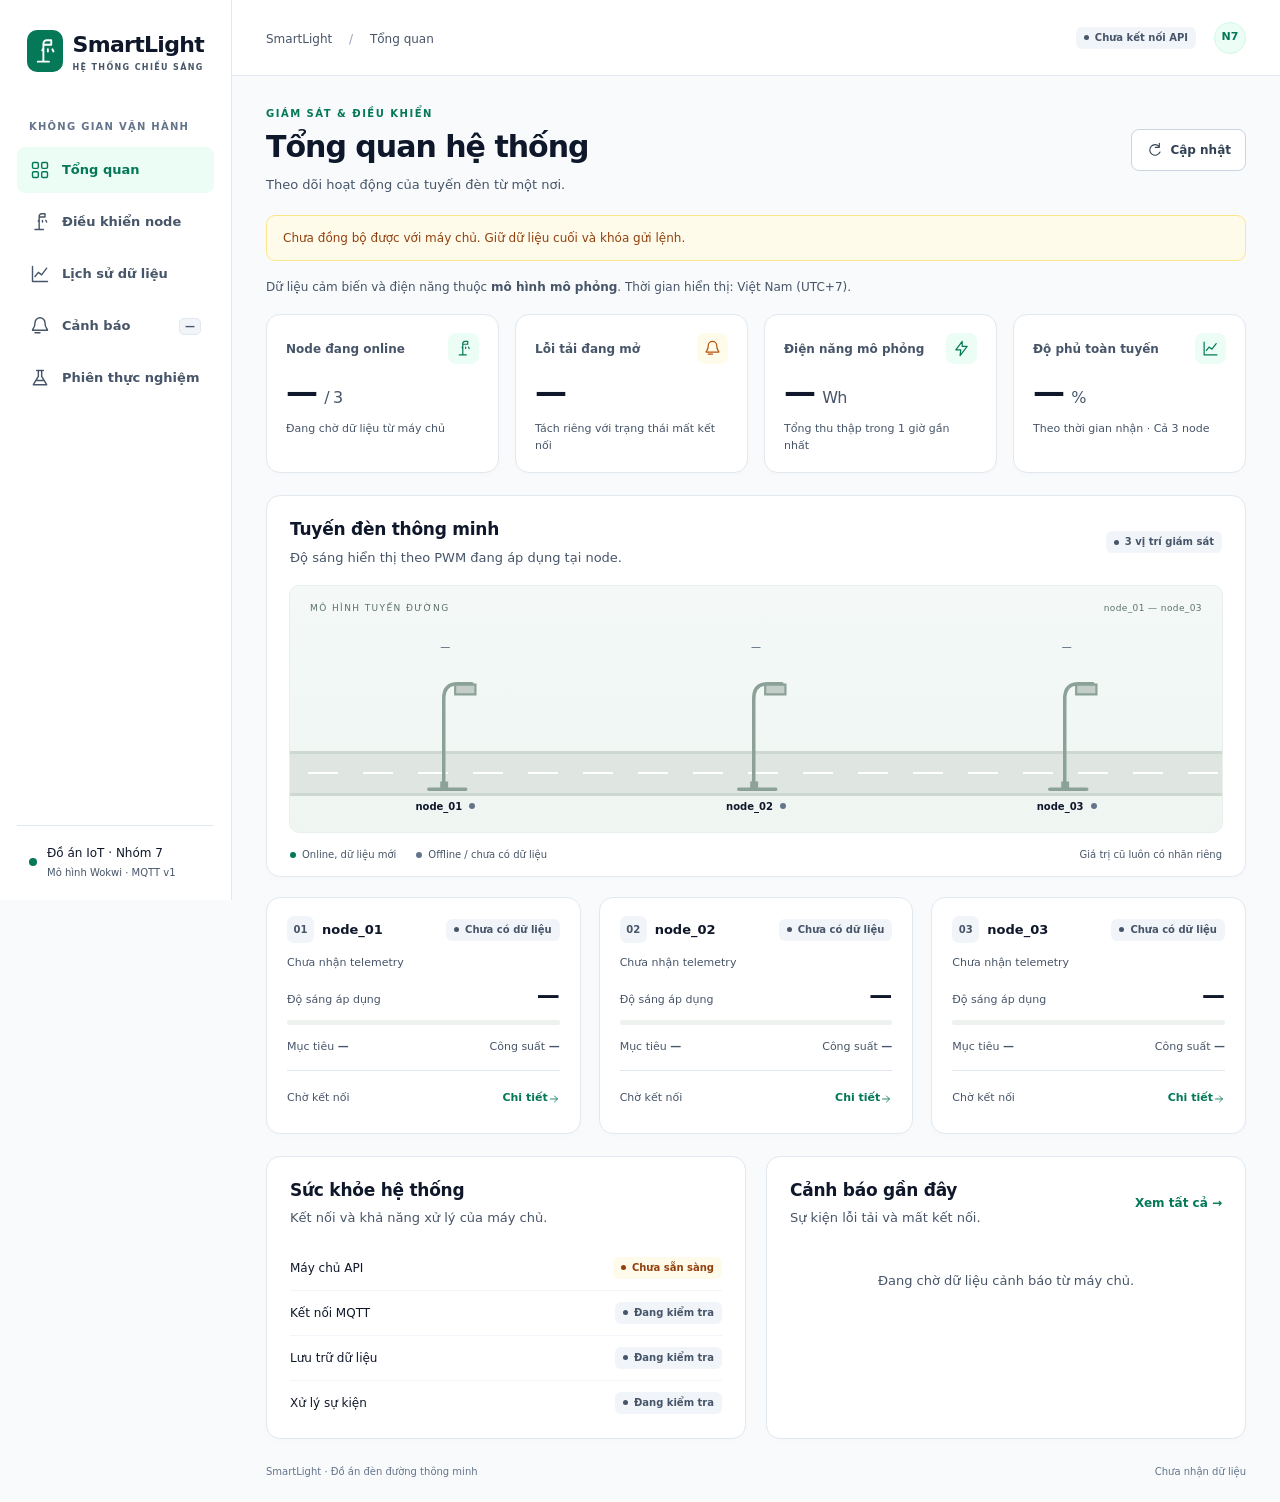
<file: index.html>
<!doctype html>
<html lang="vi">
  <head>
    <meta charset="UTF-8" />
    <meta name="viewport" content="width=device-width, initial-scale=1" />
    <meta
      name="description"
      content="Giám sát và điều khiển mô hình đèn đường thông minh Nhóm 7."
    />
    <title>SmartLight · Điều hành chiếu sáng</title>
    <link rel="icon" href="./favicon.svg" type="image/svg+xml" />
    <link rel="stylesheet" href="./css/styles.css" />
    <script type="module" src="./js/app.js"></script>
  </head>
  <body>
    <a class="skip-link" href="#main">Đến nội dung chính</a>
    <svg
      class="symbol-library"
      xmlns="http://www.w3.org/2000/svg"
      aria-hidden="true"
    >
      <defs>
        <symbol id="i-lamp" viewBox="0 0 24 24">
          <path
            d="M6 21h10M11 21V5a3 3 0 0 1 3-3h4v4h-7m4 4v2m4-2 1 2M11 9l-1 2"
          />
        </symbol>
        <symbol id="i-grid" viewBox="0 0 24 24">
          <rect x="3" y="3" width="7" height="7" rx="1.5" />
          <rect x="14" y="3" width="7" height="7" rx="1.5" />
          <rect x="3" y="14" width="7" height="7" rx="1.5" />
          <rect x="14" y="14" width="7" height="7" rx="1.5" />
        </symbol>
        <symbol id="i-chart" viewBox="0 0 24 24">
          <path d="M3 3v18h18M6 15l4-5 4 3 6-8" />
        </symbol>
        <symbol id="i-bell" viewBox="0 0 24 24">
          <path d="M18 8a6 6 0 0 0-12 0c0 7-3 7-3 9h18c0-2-3-2-3-9m-12 12h6" />
        </symbol>
        <symbol id="i-flask" viewBox="0 0 24 24">
          <path d="M8 3h8M10 3v7L4 20h16l-6-10V3M8 15h8" />
        </symbol>
        <symbol id="i-refresh" viewBox="0 0 24 24">
          <path d="M20 7a8 8 0 1 0 1 8M20 2v6h-6" />
        </symbol>
        <symbol id="i-arrow" viewBox="0 0 24 24">
          <path d="M5 12h14m-6-6 6 6-6 6" />
        </symbol>
        <symbol id="i-zap" viewBox="0 0 24 24">
          <path d="M13 2 4 14h7l-1 8 10-13h-7z" />
        </symbol>
      </defs>
    </svg>
    <div class="app-shell">
      <aside class="sidebar" aria-label="Điều hướng chính">
        <a href="#overview" class="brand"
          ><span class="brand-mark"
            ><svg class="icon"><use href="#i-lamp" /></svg></span
          ><span>SmartLight<small>HỆ THỐNG CHIẾU SÁNG</small></span></a
        >
        <div class="nav-caption">KHÔNG GIAN VẬN HÀNH</div>
        <nav id="navigation">
          <a href="#overview" data-nav="overview"
            ><svg class="icon"><use href="#i-grid" /></svg>Tổng quan</a
          >
          <a href="#nodes/node_01" data-nav="nodes"
            ><svg class="icon"><use href="#i-lamp" /></svg>Điều khiển node</a
          >
          <a href="#history" data-nav="history"
            ><svg class="icon"><use href="#i-chart" /></svg>Lịch sử dữ liệu</a
          >
          <a href="#alerts" data-nav="alerts"
            ><svg class="icon"><use href="#i-bell" /></svg>Cảnh báo
            <span id="alertCount" class="nav-count">—</span></a
          >
          <a href="#experiments" data-nav="experiments"
            ><svg class="icon"><use href="#i-flask" /></svg>Phiên thực nghiệm</a
          >
        </nav>
        <div class="sidebar-footer">
          <span class="project-dot"></span>
          <div>Đồ án IoT · Nhóm 7<small>Mô hình Wokwi · MQTT v1</small></div>
        </div>
      </aside>
      <div class="workspace">
        <header class="topbar">
          <div>
            <span class="breadcrumb"
              >SmartLight <span>/</span>
              <span id="breadcrumb">Tổng quan</span></span
            >
          </div>
          <div class="top-actions">
            <span id="apiBadge" class="badge neutral">Đang kết nối</span
            ><span class="avatar" aria-label="Nhóm 7">N7</span>
          </div>
        </header>
        <main id="main" tabindex="-1">
          <div class="page-heading">
            <div>
              <p class="eyebrow">GIÁM SÁT & ĐIỀU KHIỂN</p>
              <h1 id="pageTitle" tabindex="-1">Tổng quan hệ thống</h1>
              <p id="pageDescription" class="muted">
                Theo dõi hoạt động của tuyến đèn từ một nơi.
              </p>
            </div>
            <button id="refresh" class="button secondary">
              <svg class="icon"><use href="#i-refresh" /></svg>Cập nhật
            </button>
          </div>
          <div id="connectionNotice" class="notice" role="status" hidden></div>
          <div class="source-note">
            Dữ liệu cảm biến và điện năng thuộc
            <strong>mô hình mô phỏng</strong>. Thời gian hiển thị: Việt Nam
            (UTC+7).
          </div>

          <section id="view-overview" class="view" aria-label="Tổng quan">
            <div class="kpi-grid">
              <article class="card kpi">
                <div class="kpi-label">
                  Node đang online
                  <span class="kpi-icon"
                    ><svg class="icon"><use href="#i-lamp" /></svg
                  ></span>
                </div>
                <div class="kpi-value">
                  <span id="onlineCount">—</span><span class="unit">/ 3</span>
                </div>
                <div id="nodeSummary" class="kpi-foot">
                  Đang chờ dữ liệu từ máy chủ
                </div>
              </article>
              <article class="card kpi">
                <div class="kpi-label">
                  Lỗi tải đang mở
                  <span class="kpi-icon amber"
                    ><svg class="icon"><use href="#i-bell" /></svg
                  ></span>
                </div>
                <div id="faultCount" class="kpi-value">—</div>
                <div class="kpi-foot">
                  Tách riêng với trạng thái mất kết nối
                </div>
              </article>
              <article class="card kpi">
                <div class="kpi-label">
                  Điện năng mô phỏng
                  <span class="kpi-icon"
                    ><svg class="icon"><use href="#i-zap" /></svg
                  ></span>
                </div>
                <div class="kpi-value">
                  <span id="energyValue">—</span><span class="unit">Wh</span>
                </div>
                <div class="kpi-foot">Tổng thu thập trong 1 giờ gần nhất</div>
              </article>
              <article class="card kpi">
                <div class="kpi-label">
                  Độ phủ toàn tuyến
                  <span class="kpi-icon"
                    ><svg class="icon"><use href="#i-chart" /></svg
                  ></span>
                </div>
                <div class="kpi-value">
                  <span id="coverageValue">—</span><span class="unit">%</span>
                </div>
                <div class="kpi-foot">Theo thời gian nhận · Cả 3 node</div>
              </article>
            </div>
            <section class="card route-panel">
              <div class="section-heading">
                <div>
                  <h2>Tuyến đèn thông minh</h2>
                  <p class="muted">
                    Độ sáng hiển thị theo PWM đang áp dụng tại node.
                  </p>
                </div>
                <span class="badge neutral">3 vị trí giám sát</span>
              </div>
              <div class="road-stage">
                <div class="road-sky">
                  <span class="sky-label">MÔ HÌNH TUYẾN ĐƯỜNG</span
                  ><span class="sky-coordinate">node_01 — node_03</span>
                </div>
                <div id="roadNodes" class="road-nodes"></div>
                <div class="road-track"><span></span></div>
              </div>
              <div class="route-legend">
                <span><i class="dot green"></i>Online, dữ liệu mới</span
                ><span><i class="dot grey"></i>Offline / chưa có dữ liệu</span
                ><span>Giá trị cũ luôn có nhãn riêng</span>
              </div>
            </section>
            <div id="nodeCards" class="node-grid"></div>
            <div class="bottom-grid">
              <section class="card">
                <div class="section-heading">
                  <div>
                    <h2>Sức khỏe hệ thống</h2>
                    <p class="muted">Kết nối và khả năng xử lý của máy chủ.</p>
                  </div>
                </div>
                <div id="healthRows" class="health-rows">
                  <p class="empty">Đang kiểm tra kết nối…</p>
                </div>
              </section>
              <section class="card">
                <div class="section-heading">
                  <div>
                    <h2>Cảnh báo gần đây</h2>
                    <p class="muted">Sự kiện lỗi tải và mất kết nối.</p>
                  </div>
                  <a class="text-link" href="#alerts">Xem tất cả →</a>
                </div>
                <div id="recentAlerts">
                  <p class="empty">Đang tải cảnh báo…</p>
                </div>
              </section>
            </div>
          </section>

          <section
            id="view-nodes"
            class="view"
            hidden
            aria-label="Điều khiển node"
          >
            <div class="toolbar">
              <label for="selectedNode">Node đang xem</label
              ><select id="selectedNode">
                <option>node_01</option>
                <option>node_02</option>
                <option>node_03</option></select
              ><span id="detailBadge" class="badge neutral"
                >Chưa có dữ liệu</span
              >
            </div>
            <div class="detail-grid">
              <section class="card">
                <div class="section-heading">
                  <div>
                    <h2>Trạng thái tại node</h2>
                    <p class="muted">
                      Giá trị thực nhận từ telemetry, không phải bản nháp điều
                      khiển.
                    </p>
                  </div>
                </div>
                <dl id="detailReadings" class="readings"></dl>
              </section>
              <section class="card control-panel">
                <div class="section-heading">
                  <div>
                    <h2>Thiết lập điều khiển</h2>
                    <p class="muted">Chỉ gửi khi bấm Áp dụng.</p>
                  </div>
                </div>
                <form id="commandForm">
                  <label for="controlMode">Chế độ đề nghị</label
                  ><select id="controlMode">
                    <option value="AUTO">AUTO · Tự động</option>
                    <option value="MANUAL">MANUAL · Thủ công</option>
                  </select>
                  <div class="brightness-row">
                    <label for="brightness">Độ sáng đề nghị</label>
                    <div>
                      <input
                        id="brightnessNumber"
                        aria-label="Độ sáng đề nghị phần trăm"
                        type="number"
                        min="0"
                        max="100"
                        step="1"
                        value="80"
                      /><span>%</span>
                    </div>
                  </div>
                  <input
                    id="brightness"
                    type="range"
                    min="0"
                    max="100"
                    step="1"
                    value="80"
                  />
                  <p class="field-help">
                    MANUAL tự trở về AUTO sau 60 giây theo đồng hồ node. Khi mất
                    MQTT, node trở về AUTO.
                  </p>
                  <p id="controlLock" class="lock-reason">
                    Đang đồng bộ trạng thái.
                  </p>
                  <button
                    id="applyCommand"
                    class="button primary"
                    type="submit"
                  >
                    Áp dụng thiết lập
                    <svg class="icon"><use href="#i-arrow" /></svg>
                  </button>
                  <div
                    id="commandFeedback"
                    class="command-feedback"
                    role="status"
                    aria-live="polite"
                  ></div>
                </form>
              </section>
            </div>
          </section>

          <section id="view-history" class="view" hidden aria-label="Lịch sử">
            <form id="historyFilter" class="card filter-bar">
              <div>
                <label for="historyNode">Node</label
                ><select id="historyNode">
                  <option>node_01</option>
                  <option>node_02</option>
                  <option>node_03</option>
                </select>
              </div>
              <div>
                <label for="historyFrom">Từ · giờ Việt Nam</label
                ><input id="historyFrom" type="datetime-local" required />
              </div>
              <div>
                <label for="historyTo">Đến · giờ Việt Nam</label
                ><input id="historyTo" type="datetime-local" required />
              </div>
              <div>
                <label for="historyExperiment">Phiên đo</label
                ><select id="historyExperiment">
                  <option value="">Khoảng thời gian</option>
                </select>
              </div>
              <button class="button primary" type="submit">Tải dữ liệu</button>
            </form>
            <p id="historyMessage" class="notice" role="status">
              Chọn bộ lọc để tải lịch sử.
            </p>
            <div id="historyStats" class="stat-strip"></div>
            <div class="chart-grid">
              <section class="card">
                <div class="section-heading">
                  <h2>Độ sáng đang áp dụng <small>%</small></h2>
                  <span class="chart-key"
                    ><i style="background: #047857"></i>PWM</span
                  >
                </div>
                <div id="brightnessChart"></div>
              </section>
              <section class="card">
                <div class="section-heading">
                  <h2>Công suất mô phỏng <small>W</small></h2>
                  <span class="chart-key"
                    ><i style="background: #2563eb"></i>Công suất</span
                  >
                </div>
                <div id="powerChart"></div>
              </section>
            </div>
            <section class="card">
              <div class="section-heading">
                <div>
                  <h2>Dữ liệu gốc</h2>
                  <p class="muted">
                    Các đường biểu đồ ngắt tại khoảng thiếu dữ liệu. Không nội
                    suy qua gap.
                  </p>
                </div>
                <div class="pagination">
                  <button
                    id="historyPrevious"
                    disabled
                    class="button secondary"
                    type="button"
                  >
                    ← Trang trước</button
                  ><span id="historyPageLabel">—</span
                  ><button
                    id="historyNext"
                    disabled
                    class="button secondary"
                    type="button"
                  >
                    Trang sau →
                  </button>
                </div>
              </div>
              <div class="sample-picker">
                <label for="sampleIndex">Xem giá trị mẫu bằng bàn phím</label
                ><input
                  id="sampleIndex"
                  type="range"
                  min="0"
                  max="0"
                  value="0"
                /><output id="sampleValue">—</output>
              </div>
              <div class="table-scroll">
                <table>
                  <caption class="sr-only">
                    Dữ liệu telemetry gốc của trang lịch sử đang xem
                  </caption>
                  <thead>
                    <tr>
                      <th>Thời điểm nhận</th>
                      <th>Chế độ / môi trường</th>
                      <th>Target / applied</th>
                      <th>Công suất</th>
                      <th>Khoảng cách</th>
                      <th>Chất lượng</th>
                    </tr>
                  </thead>
                  <tbody id="historyRows"></tbody>
                </table>
              </div>
              <div class="table-footer">
                <span id="rawPageLabel">—</span>
                <div>
                  <button
                    id="rawPrevious"
                    disabled
                    class="button secondary"
                    type="button"
                  >
                    ← 100 dòng trước</button
                  ><button
                    id="rawNext"
                    disabled
                    class="button secondary"
                    type="button"
                  >
                    100 dòng sau →
                  </button>
                </div>
              </div>
            </section>
          </section>

          <section id="view-alerts" class="view" hidden aria-label="Cảnh báo">
            <div class="toolbar">
              <label for="alertNode">Lọc theo node</label
              ><select id="alertNode">
                <option value="">Tất cả node</option>
                <option>node_01</option>
                <option>node_02</option>
                <option>node_03</option></select
              ><span id="alertsMessage" role="status"></span>
            </div>
            <section class="card">
              <div class="table-scroll">
                <table>
                  <caption class="sr-only">
                    Lịch sử cảnh báo
                  </caption>
                  <thead>
                    <tr>
                      <th>Node</th>
                      <th>Cảnh báo</th>
                      <th>Trạng thái</th>
                      <th>Bắt đầu</th>
                      <th>Kết thúc</th>
                    </tr>
                  </thead>
                  <tbody id="alertRows"></tbody>
                </table>
              </div>
              <div class="table-footer">
                <span id="alertPageLabel">—</span>
                <div>
                  <button id="alertsPrevious" disabled class="button secondary">
                    ← Trước</button
                  ><button id="alertsNext" disabled class="button secondary">
                    Sau →
                  </button>
                </div>
              </div>
            </section>
          </section>

          <section
            id="view-experiments"
            class="view"
            hidden
            aria-label="Phiên thực nghiệm"
          >
            <div class="experiments-grid">
              <section class="card">
                <div class="section-heading">
                  <div>
                    <h2>Phiên thực nghiệm</h2>
                    <p class="muted">
                      Dữ liệu được đọc lại từ máy chủ sau mỗi lần tải trang.
                    </p>
                  </div>
                </div>
                <div id="experimentMessage" class="notice" role="status">
                  Đang tải danh sách phiên…
                </div>
                <div id="experimentList" class="experiment-list"></div>
                <div class="table-footer">
                  <span id="experimentPageLabel">—</span>
                  <div>
                    <button
                      id="experimentsPrevious"
                      disabled
                      class="button secondary"
                    >
                      ← Trước</button
                    ><button
                      id="experimentsNext"
                      disabled
                      class="button secondary"
                    >
                      Sau →
                    </button>
                  </div>
                </div>
              </section>
              <section class="card">
                <div class="section-heading"><h2>Bắt đầu phiên mới</h2></div>
                <form id="experimentForm" class="stack-form">
                  <label for="experimentName">Tên phiên</label
                  ><input
                    id="experimentName"
                    maxlength="120"
                    required
                    placeholder="Ví dụ: EX-02 · Đêm không chuyển động"
                  /><label for="experimentConfig">Cấu hình phiên · JSON</label
                  ><textarea id="experimentConfig" rows="4" spellcheck="false">
{"source":"live","voltage_v":12,"rated_power_w":24}</textarea
                  ><label for="experimentNotes">Ghi chú / lịch thao tác</label
                  ><textarea
                    id="experimentNotes"
                    rows="3"
                    maxlength="4000"
                    placeholder="Ghi hash firmware và điều kiện đo thực tế…"
                  ></textarea>
                  <p class="field-help">
                    Chỉ một phiên được mở tại một thời điểm. Giá trị cấu hình do
                    người vận hành xác nhận.
                  </p>
                  <button
                    id="startExperiment"
                    disabled
                    class="button primary"
                    type="submit"
                  >
                    Bắt đầu phiên đo
                  </button>
                </form>
              </section>
            </div>
            <section id="experimentDetail" class="card" hidden>
              <div class="section-heading">
                <div>
                  <h2 id="experimentDetailTitle">Chi tiết phiên</h2>
                  <p id="experimentDetailTime" class="muted"></p>
                </div>
                <div class="action-row">
                  <button id="stopExperiment" class="button secondary">
                    Dừng phiên</button
                  ><button id="exportExperiment" class="button primary">
                    Tải CSV
                  </button>
                </div>
              </div>
              <p id="experimentDetailNotes"></p>
              <div id="experimentStats" class="stat-strip"></div>
              <pre id="experimentDetailConfig"></pre>
              <p
                id="experimentActionMessage"
                class="field-help"
                role="status"
              ></p>
            </section>
          </section>
          <footer class="page-footer">
            <span>SmartLight · Đồ án đèn đường thông minh</span
            ><span id="lastUpdated">Chưa nhận dữ liệu</span>
          </footer>
        </main>
      </div>
    </div>
  </body>
</html>
</file>
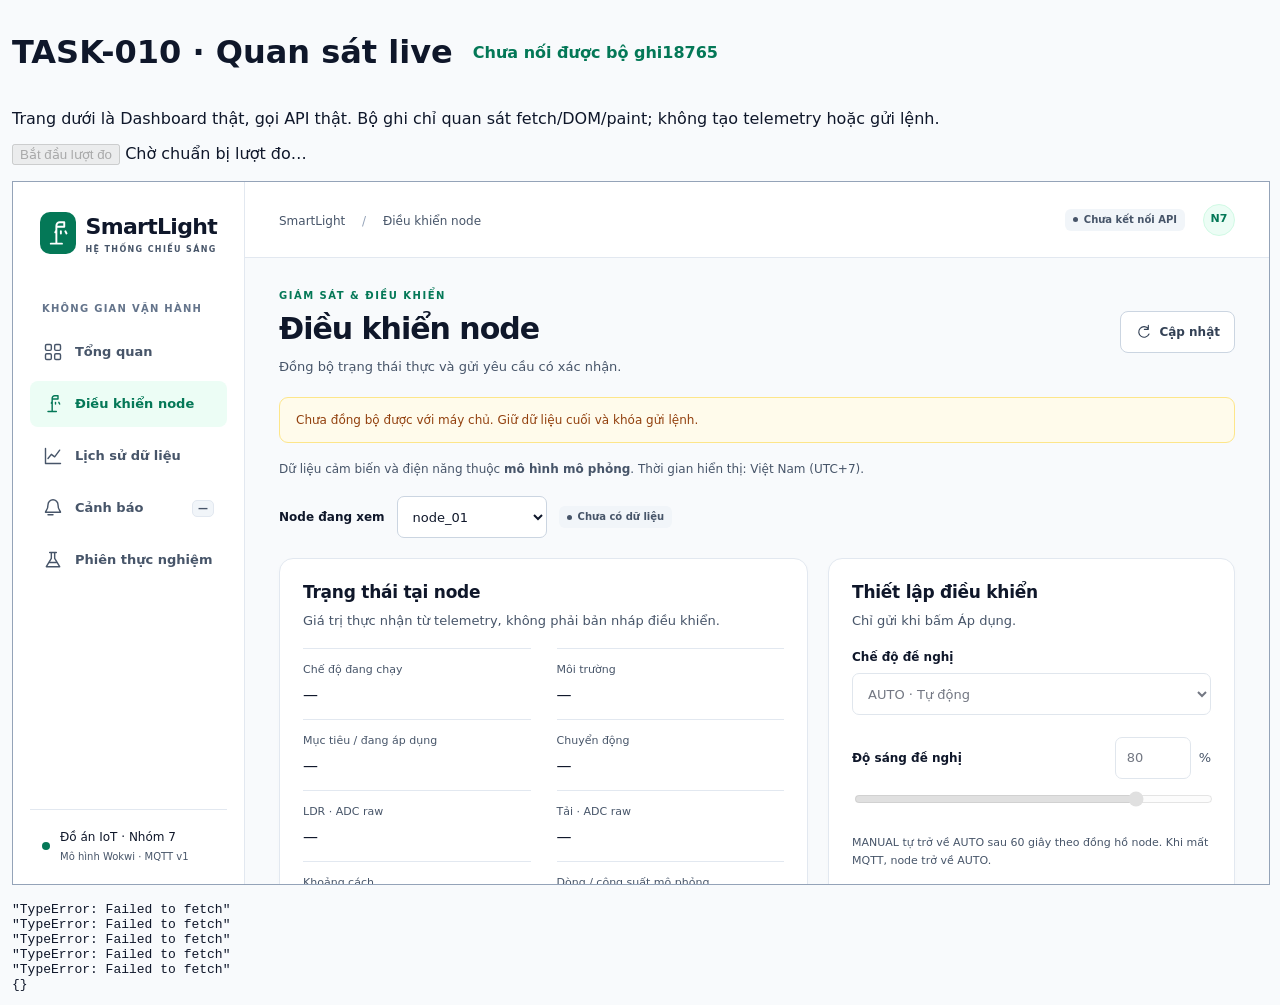
<file: tests/task010-live-latency.html>
<!doctype html>
<html lang="vi">
<meta charset="utf-8">
<title>TASK-010 · Đo dữ liệu live</title>
<style>body{font:16px system-ui;margin:12px;background:#f8fafc;color:#0f172a}header{display:flex;gap:20px;align-items:center}iframe{width:100%;height:78vh;border:1px solid #94a3b8}pre{white-space:pre-wrap;max-height:12vh;overflow:auto;font-size:13px}strong{color:#047857}</style>
<header><h1>TASK-010 · Quan sát live</h1><strong id="status">Đang nối bộ ghi…</strong></header>
<p>Trang dưới là Dashboard thật, gọi API thật. Bộ ghi chỉ quan sát fetch/DOM/paint; không tạo telemetry hoặc gửi lệnh.</p>
<p><button id="markStart" disabled>Bắt đầu lượt đo</button> <span id="trialHint">Chờ chuẩn bị lượt đo…</span></p>
<iframe id="dashboard" src="../index.html#nodes/node_01" title="Dashboard live node_01"></iframe>
<pre id="events"></pre>
<script src="task010-live-latency.js"></script>
</html>
</file>
<file: css/styles.css>
:root {
  --background: #f8fafc;
  --surface: #fff;
  --foreground: #0f172a;
  --muted: #475569;
  --border: #e2e8f0;
  --primary: #047857;
  --primary-soft: #ecfdf5;
  --amber: #b45309;
  --danger: #b91c1c;
  --blue: #2563eb;
  --radius: 14px;
  --shadow: 0 2px 7px #0f172a04;
  --sidebar: 232px;
  font-family:
    system-ui,
    -apple-system,
    "Segoe UI",
    Arial,
    sans-serif;
  color: var(--foreground);
  background: var(--background);
  font-synthesis: none;
  font-size: 16px;
  line-height: 1.5;
}
* {
  box-sizing: border-box;
}
body {
  margin: 0;
}
a {
  color: inherit;
  text-decoration: none;
}
button,
input,
select,
textarea {
  font: inherit;
}
button,
a,
input,
select,
textarea {
  -webkit-tap-highlight-color: transparent;
}
button,
a,
select,
input[type="range"] {
  touch-action: manipulation;
}
button {
  cursor: pointer;
}
button:disabled,
input:disabled,
select:disabled {
  cursor: not-allowed;
  opacity: 0.58;
}
button:focus-visible,
a:focus-visible,
input:focus-visible,
select:focus-visible,
textarea:focus-visible,
main:focus-visible {
  outline: 3px solid #047857;
  outline-offset: 3px;
}
h1,
h2,
h3,
p {
  margin: 0;
}
h1 {
  font-size: 30px;
  line-height: 1.25;
  letter-spacing: -1px;
  font-weight: 700;
}
h2 {
  font-size: 17px;
  letter-spacing: -0.25px;
  font-weight: 650;
}
h2 small {
  font-size: 13px;
  color: var(--muted);
  font-weight: 500;
  margin-left: 5px;
}
h3 {
  font-size: 15px;
}
.muted {
  color: var(--muted);
  font-size: 13px;
  margin-top: 5px;
}
.icon {
  width: 20px;
  height: 20px;
  fill: none;
  stroke: currentColor;
  stroke-width: 1.7;
  stroke-linecap: round;
  stroke-linejoin: round;
  flex-shrink: 0;
}
.symbol-library {
  position: absolute;
  width: 0;
  height: 0;
  overflow: hidden;
}
.skip-link {
  position: fixed;
  left: 12px;
  top: -100px;
  padding: 10px 18px;
  background: #fff;
  z-index: 100;
}
.skip-link:focus {
  top: 10px;
}
.sr-only {
  position: absolute;
  width: 1px;
  height: 1px;
  padding: 0;
  margin: -1px;
  overflow: hidden;
  clip: rect(0, 0, 0, 0);
  white-space: nowrap;
  border: 0;
}
[hidden] {
  display: none !important;
}
.app-shell {
  display: flex;
  min-height: 100vh;
}
.sidebar {
  width: var(--sidebar);
  position: fixed;
  inset: 0 auto 0 0;
  background: var(--surface);
  border-right: 1px solid var(--border);
  padding: 28px 17px 20px;
  display: flex;
  flex-direction: column;
  z-index: 20;
}
.brand {
  display: flex;
  align-items: center;
  gap: 10px;
  padding: 0 10px;
  font-size: 22px;
  font-weight: 750;
  letter-spacing: -0.7px;
}
.brand small {
  display: block;
  font-size: 8px;
  letter-spacing: 1.35px;
  color: var(--muted);
  font-weight: 650;
  margin-top: 1px;
}
.brand-mark {
  width: 38px;
  height: 42px;
  background: var(--primary);
  color: white;
  border-radius: 10px;
  display: grid;
  place-items: center;
}
.brand-mark svg {
  width: 27px;
  height: 27px;
}
.nav-caption {
  font-size: 10px;
  font-weight: 650;
  letter-spacing: 1.25px;
  color: #64748b;
  margin: 45px 12px 13px;
}
nav {
  display: grid;
  gap: 6px;
}
nav a {
  min-height: 46px;
  display: flex;
  align-items: center;
  gap: 12px;
  padding: 10px 13px;
  border-radius: 8px;
  font-size: 13px;
  color: var(--muted);
  font-weight: 550;
  transition:
    background 0.18s,
    color 0.18s;
}
nav a:hover {
  background: #f1f5f9;
  color: var(--foreground);
}
nav a[aria-current="page"] {
  color: var(--primary);
  background: var(--primary-soft);
  font-weight: 650;
}
.nav-count {
  margin-left: auto;
  background: #f1f5f9;
  border: 1px solid var(--border);
  font-size: 10px;
  min-width: 22px;
  border-radius: 5px;
  text-align: center;
}
.sidebar-footer {
  margin-top: auto;
  padding: 18px 12px 0;
  border-top: 1px solid var(--border);
  font-size: 12px;
  display: flex;
  align-items: center;
  gap: 10px;
}
.sidebar-footer small {
  display: block;
  font-size: 10px;
  color: var(--muted);
  margin-top: 3px;
}
.project-dot {
  width: 8px;
  height: 8px;
  background: var(--primary);
  border-radius: 50%;
}
.workspace {
  margin-left: var(--sidebar);
  min-width: 0;
  flex: 1;
}
.topbar {
  height: 76px;
  border-bottom: 1px solid var(--border);
  background: var(--surface);
  display: flex;
  align-items: center;
  justify-content: space-between;
  padding: 0 34px;
}
.breadcrumb {
  font-size: 12px;
  color: var(--muted);
}
.breadcrumb > span:first-child {
  margin: 0 13px;
  color: #94a3b8;
}
.top-actions {
  display: flex;
  align-items: center;
  gap: 18px;
}
.avatar {
  display: grid;
  place-items: center;
  width: 32px;
  height: 32px;
  border-radius: 50%;
  background: #ecfdf5;
  color: var(--primary);
  font-size: 11px;
  font-weight: 700;
  border: 1px solid #d1fae5;
}
main {
  max-width: 1510px;
  margin: auto;
  padding: 30px 34px 16px;
}
.page-heading {
  display: flex;
  justify-content: space-between;
  align-items: center;
  gap: 16px;
  margin-bottom: 21px;
}
.eyebrow {
  font-size: 10px;
  font-weight: 650;
  letter-spacing: 1.5px;
  color: var(--primary);
  margin-bottom: 7px;
}
.page-heading .muted {
  font-size: 13px;
  margin-top: 9px;
}
.source-note {
  font-size: 11px;
  color: var(--muted);
  margin-bottom: 18px;
}
.source-note strong {
  font-weight: 600;
}
.card {
  background: var(--surface);
  border: 1px solid var(--border);
  border-radius: var(--radius);
  box-shadow: var(--shadow);
  min-width: 0;
}
.section-heading {
  padding: 21px 23px 18px;
  display: flex;
  gap: 12px;
  justify-content: space-between;
  align-items: center;
}
.section-heading h2 {
  flex: 1;
}
.kpi-grid {
  display: grid;
  grid-template-columns: repeat(4, minmax(0, 1fr));
  gap: 16px;
  margin-bottom: 22px;
}
.kpi {
  padding: 18px 19px;
}
.kpi-label {
  font-size: 12px;
  color: var(--muted);
  display: flex;
  align-items: center;
  justify-content: space-between;
  gap: 7px;
  font-weight: 550;
}
.kpi-icon {
  width: 31px;
  height: 31px;
  border-radius: 8px;
  background: #ecfdf5;
  color: var(--primary);
  display: grid;
  place-items: center;
}
.kpi-icon .icon {
  width: 17px;
  height: 17px;
}
.kpi-icon.amber {
  background: #fffbeb;
  color: var(--amber);
}
.kpi-value {
  display: flex;
  align-items: baseline;
  gap: 7px;
  font-size: 32px;
  line-height: 1.5;
  font-weight: 650;
  letter-spacing: -0.8px;
  margin-top: 4px;
  font-variant-numeric: tabular-nums;
}
.unit {
  font-size: 16px;
  color: var(--muted);
  font-weight: 450;
}
.kpi-foot {
  font-size: 10px;
  color: var(--muted);
  margin-top: 5px;
}
.badge {
  display: inline-flex;
  align-items: center;
  gap: 6px;
  white-space: normal;
  border-radius: 6px;
  padding: 4px 8px;
  font-size: 10px;
  font-weight: 600;
  line-height: 1.4;
}
.badge::before {
  content: "";
  width: 5px;
  height: 5px;
  flex-shrink: 0;
  border-radius: 50%;
  background: currentColor;
}
.badge.good {
  background: #ecfdf5;
  color: #047857;
}
.badge.warn {
  background: #fffbeb;
  color: #92400e;
}
.badge.bad {
  background: #fef2f2;
  color: #b91c1c;
}
.badge.neutral {
  background: #f1f5f9;
  color: #475569;
}
.button {
  min-height: 42px;
  border: 1px solid transparent;
  border-radius: 8px;
  padding: 10px 14px;
  display: inline-flex;
  align-items: center;
  justify-content: center;
  gap: 8px;
  font-size: 12px;
  font-weight: 600;
  transition:
    background 0.18s,
    color 0.18s;
}
.button.primary {
  background: var(--primary);
  color: #fff;
}
.button.primary:hover:not(:disabled) {
  background: #065f46;
}
.button.secondary {
  background: #fff;
  border-color: #cbd5e1;
  color: #334155;
}
.button.secondary:hover:not(:disabled) {
  background: #f1f5f9;
}
.button .icon {
  width: 16px;
  height: 16px;
}
.text-link {
  color: var(--primary);
  font-size: 12px;
  font-weight: 600;
  min-height: 36px;
  display: inline-flex;
  align-items: center;
}
.notice {
  padding: 13px 16px;
  border: 1px solid #fde68a;
  color: #92400e;
  background: #fffbeb;
  border-radius: 9px;
  font-size: 12px;
  margin-bottom: 17px;
}
.notice.error {
  border-color: #fecaca;
  background: #fff1f2;
  color: #991b1b;
}
.notice.good {
  border-color: #a7f3d0;
  background: #ecfdf5;
  color: #065f46;
}
.empty {
  padding: 25px 23px;
  color: var(--muted);
  font-size: 13px;
  text-align: center;
}
.route-panel {
  margin-bottom: 20px;
  overflow: hidden;
}
.road-stage {
  height: 248px;
  margin: 0 22px;
  background: linear-gradient(#f4f9f7, #eff6f2);
  border: 1px solid #e8f0eb;
  border-radius: 10px;
  position: relative;
  overflow: hidden;
}
.road-sky {
  display: flex;
  justify-content: space-between;
  padding: 16px 20px;
  font-size: 9px;
  letter-spacing: 1.4px;
  color: #5c7169;
}
.sky-coordinate {
  letter-spacing: 0.4px;
}
.road-nodes {
  position: relative;
  z-index: 2;
  display: grid;
  grid-template-columns: repeat(3, 1fr);
  height: 192px;
}
.road-node {
  display: flex;
  flex-direction: column;
  align-items: center;
  justify-content: flex-end;
  position: relative;
}
.lamp-svg {
  width: 95px;
  height: 132px;
  overflow: visible;
}
.road-node .lamp-caption {
  display: flex;
  gap: 7px;
  align-items: center;
  margin-bottom: 10px;
  font-size: 10px;
  font-weight: 600;
}
.road-node .lamp-tag {
  position: absolute;
  top: 7px;
  font-size: 10px;
  color: var(--muted);
}
.road-track {
  position: absolute;
  bottom: 36px;
  height: 45px;
  left: -4%;
  right: -4%;
  background: #dfe6e2;
  transform: skew(-15deg);
  border-top: 3px solid #ccd8d0;
  border-bottom: 3px solid #ccd8d0;
}
.road-track span {
  position: absolute;
  top: 18px;
  width: 100%;
  height: 2px;
  background: repeating-linear-gradient(
    to right,
    #fff 0,
    #fff 30px,
    transparent 30px,
    transparent 55px
  );
}
.route-legend {
  display: flex;
  gap: 20px;
  padding: 14px 23px;
  color: var(--muted);
  font-size: 10px;
  flex-wrap: wrap;
}
.route-legend span {
  display: flex;
  align-items: center;
  gap: 6px;
}
.route-legend span:last-child {
  margin-left: auto;
}
.dot {
  display: inline-block;
  width: 6px;
  height: 6px;
  border-radius: 50%;
  flex-shrink: 0;
}
.green {
  background: var(--primary);
}
.grey {
  background: #64748b;
}
.node-grid {
  display: grid;
  grid-template-columns: repeat(3, minmax(0, 1fr));
  gap: 18px;
  margin-bottom: 22px;
}
.node-card {
  padding: 18px 20px;
}
.node-heading {
  display: flex;
  align-items: center;
  justify-content: space-between;
  gap: 7px;
}
.node-name {
  display: flex;
  align-items: center;
  gap: 8px;
  font-size: 13px;
  font-weight: 650;
}
.node-number {
  width: 27px;
  height: 27px;
  display: grid;
  place-items: center;
  border-radius: 7px;
  background: #f1f5f9;
  color: var(--muted);
  font-size: 10px;
}
.node-meta {
  font-size: 10px;
  color: var(--muted);
  margin-top: 12px;
}
.node-light {
  display: flex;
  justify-content: space-between;
  align-items: baseline;
  margin-top: 6px;
  font-size: 11px;
  color: var(--muted);
}
.node-light strong {
  color: var(--foreground);
  font-size: 23px;
  font-weight: 650;
}
.progress {
  height: 5px;
  background: #edf2ef;
  border-radius: 4px;
  margin: 8px 0 14px;
  overflow: hidden;
}
.progress span {
  display: block;
  height: 100%;
  background: var(--primary);
  border-radius: 4px;
}
.node-stats {
  display: flex;
  justify-content: space-between;
  font-size: 11px;
  color: var(--muted);
  gap: 6px;
  padding-bottom: 14px;
  border-bottom: 1px solid var(--border);
}
.node-foot {
  margin-top: 12px;
  display: flex;
  align-items: center;
  justify-content: space-between;
  gap: 8px;
  color: var(--muted);
  font-size: 10px;
}
.node-foot a {
  color: var(--primary);
  font-weight: 600;
  display: flex;
  align-items: center;
  min-height: 32px;
}
.node-foot .icon {
  width: 12px;
  height: 12px;
}
.bottom-grid {
  display: grid;
  grid-template-columns: 1fr 1fr;
  gap: 20px;
}
.health-rows {
  padding: 0 23px 13px;
}
.health-row {
  display: flex;
  justify-content: space-between;
  align-items: center;
  padding: 11px 0;
  border-bottom: 1px solid #f1f5f9;
  font-size: 12px;
}
.health-row:last-child {
  border: 0;
}
.event-row {
  padding: 13px 23px;
  display: flex;
  align-items: center;
  gap: 12px;
  border-top: 1px solid #f1f5f9;
  font-size: 12px;
}
.event-symbol {
  background: #fffbeb;
  color: var(--amber);
  padding: 8px;
  border-radius: 8px;
  display: flex;
}
.event-row small {
  display: block;
  color: var(--muted);
  font-size: 10px;
  margin-top: 4px;
}
.event-row > .badge {
  margin-left: auto;
}
.page-footer {
  padding: 25px 0 7px;
  color: #64748b;
  display: flex;
  justify-content: space-between;
  gap: 12px;
  font-size: 10px;
}
.toolbar {
  display: flex;
  align-items: center;
  gap: 12px;
  margin: 0 0 20px;
  flex-wrap: wrap;
}
.toolbar label {
  margin: 0;
}
.toolbar select {
  width: auto;
  min-width: 150px;
}
.detail-grid {
  display: grid;
  grid-template-columns: 1.3fr 1fr;
  gap: 20px;
}
.readings {
  margin: 0;
  padding: 0 23px 20px;
  display: grid;
  grid-template-columns: 1fr 1fr;
  gap: 0 26px;
}
.reading {
  padding: 13px 0;
  border-top: 1px solid var(--border);
  min-width: 0;
}
.reading dt {
  font-size: 11px;
  color: var(--muted);
}
.reading dd {
  margin: 5px 0 0;
  font-size: 15px;
  overflow-wrap: anywhere;
}
label {
  display: block;
  font-size: 12px;
  font-weight: 600;
  margin-bottom: 7px;
}
input:not([type="range"]),
select,
textarea {
  background: #fff;
  border: 1px solid #cbd5e1;
  border-radius: 7px;
  padding: 10px 11px;
  min-height: 42px;
  width: 100%;
  color: var(--foreground);
  font-size: 13px;
}
input[type="range"] {
  width: 100%;
  accent-color: var(--primary);
  min-height: 36px;
}
textarea {
  resize: vertical;
}
.control-panel form {
  padding: 0 23px 23px;
}
.brightness-row {
  display: flex;
  align-items: center;
  justify-content: space-between;
  margin-top: 22px;
}
.brightness-row > div {
  display: flex;
  align-items: center;
  gap: 8px;
  color: var(--muted);
  font-size: 13px;
}
.brightness-row input {
  width: 76px;
  min-height: 38px;
}
.brightness-row label {
  margin: 0;
}
.field-help {
  font-size: 11px;
  color: var(--muted);
  margin: 10px 0 17px;
  line-height: 1.7;
}
.lock-reason {
  font-size: 12px;
  color: #92400e;
  margin-bottom: 13px;
}
.control-panel .button {
  width: 100%;
}
.command-feedback {
  font-size: 12px;
  margin-top: 16px;
  padding: 13px;
  background: #f8fafc;
  border-radius: 8px;
  line-height: 1.7;
  overflow-wrap: anywhere;
}
.filter-bar {
  padding: 17px 20px;
  display: flex;
  align-items: flex-end;
  gap: 13px;
  flex-wrap: wrap;
  margin-bottom: 18px;
}
.filter-bar > div {
  flex: 1;
  min-width: 120px;
}
.filter-bar > div:nth-child(2),
.filter-bar > div:nth-child(3) {
  min-width: 180px;
}
.filter-bar label {
  font-size: 11px;
}
.chart-grid {
  display: grid;
  grid-template-columns: 1fr 1fr;
  gap: 18px;
  margin-bottom: 20px;
}
.chart-grid .card {
  overflow: hidden;
}
.chart-grid svg {
  width: 100%;
  height: auto;
  padding: 0 12px 10px;
}
.chart-labels {
  font-size: 11px;
  fill: #475569;
}
.chart-grid-line {
  stroke: #e2e8f0;
}
.chart-empty {
  height: 195px;
  display: grid;
  place-items: center;
  font-size: 13px;
  color: var(--muted);
}
.chart-key {
  display: inline-flex;
  align-items: center;
  gap: 7px;
  font-size: 10px;
  color: var(--muted);
}
.chart-key i {
  width: 15px;
  height: 3px;
  border-radius: 2px;
}
.stat-strip {
  display: flex;
  gap: 20px;
  flex-wrap: wrap;
  margin: 0 0 20px;
}
.stat-item {
  font-size: 11px;
  color: var(--muted);
}
.stat-item strong {
  display: block;
  font-size: 19px;
  color: var(--foreground);
  margin-top: 3px;
  font-weight: 600;
}
.table-scroll {
  overflow: auto;
}
table {
  border-collapse: collapse;
  width: 100%;
  text-align: left;
  font-size: 12px;
}
th {
  color: var(--muted);
  font-size: 10px;
  font-weight: 600;
  padding: 13px 20px;
  background: #f8fafc;
  border-top: 1px solid var(--border);
  border-bottom: 1px solid var(--border);
  white-space: nowrap;
}
td {
  padding: 15px 20px;
  border-bottom: 1px solid #f1f5f9;
  white-space: nowrap;
}
td small {
  display: block;
  font-size: 10px;
  color: var(--muted);
  margin-top: 3px;
}
.table-footer {
  display: flex;
  justify-content: space-between;
  align-items: center;
  gap: 14px;
  padding: 17px 20px;
  font-size: 11px;
  color: var(--muted);
  flex-wrap: wrap;
}
.table-footer .button,
.pagination .button {
  min-height: 36px;
  padding: 7px 11px;
  font-size: 11px;
}
.pagination {
  display: flex;
  gap: 9px;
  align-items: center;
  font-size: 11px;
  color: var(--muted);
  flex-wrap: wrap;
}
.sample-picker {
  padding: 0 23px 20px;
  display: grid;
  grid-template-columns: auto 1fr;
  gap: 5px 20px;
  align-items: center;
}
.sample-picker label {
  font-size: 11px;
  margin: 0;
}
.sample-picker output {
  grid-column: 1/-1;
  font-size: 11px;
  color: var(--muted);
}
.experiments-grid {
  display: grid;
  grid-template-columns: 1.35fr 1fr;
  gap: 20px;
  margin-bottom: 20px;
}
.experiments-grid .notice {
  margin: 0 20px 14px;
}
.stack-form {
  padding: 0 23px 23px;
  display: flex;
  flex-direction: column;
  gap: 8px;
}
.stack-form label {
  margin-top: 4px;
  margin-bottom: 0;
}
.experiment-list {
  min-height: 150px;
}
.experiment-item {
  display: flex;
  gap: 14px;
  justify-content: space-between;
  align-items: center;
  border-top: 1px solid var(--border);
  padding: 16px 20px;
}
.experiment-item button {
  text-align: left;
  border: 0;
  background: none;
  padding: 0;
  color: var(--foreground);
  min-height: 44px;
  max-width: 100%;
  overflow-wrap: anywhere;
}
.experiment-item small {
  display: block;
  color: var(--muted);
  font-size: 10px;
  margin-top: 4px;
}
.action-row {
  display: flex;
  gap: 9px;
  flex-wrap: wrap;
}
#experimentDetail > p,
#experimentDetail > .stat-strip,
#experimentDetail > pre {
  margin: 0 23px 18px;
}
pre {
  background: #f8fafc;
  border-radius: 8px;
  padding: 15px;
  font-size: 11px;
  white-space: pre-wrap;
  overflow-wrap: anywhere;
}
@media (min-width: 1450px) {
  main {
    padding: 38px 42px 20px;
  }
  .kpi {
    padding: 22px;
  }
  .road-stage {
    height: 270px;
  }
  .road-nodes {
    height: 215px;
  }
}
@media (max-width: 1150px) {
  :root {
    --sidebar: 205px;
  }
  .sidebar {
    padding-inline: 12px;
  }
  .brand {
    font-size: 20px;
  }
  .brand small {
    font-size: 7px;
  }
  .topbar {
    padding-inline: 24px;
  }
  main {
    padding-inline: 24px;
  }
  .kpi-grid {
    gap: 12px;
  }
  .kpi {
    padding: 15px;
  }
  .kpi-label {
    font-size: 11px;
  }
  .kpi-foot {
    font-size: 10px;
  }
  .kpi-value {
    font-size: 28px;
  }
  .kpi-icon {
    display: none;
  }
  .node-grid {
    gap: 12px;
  }
  .node-card {
    padding: 15px;
  }
  .node-stats {
    flex-wrap: wrap;
  }
  .node-foot {
    flex-wrap: wrap;
  }
  .detail-grid,
  .experiments-grid {
    grid-template-columns: 1fr 1fr;
  }
  .chart-grid {
    grid-template-columns: 1fr;
  }
}
@media (max-width: 820px) {
  .sidebar {
    position: relative;
    width: 100%;
    padding: 18px 20px 12px;
    border-right: 0;
    border-bottom: 1px solid var(--border);
    gap: 15px;
  }
  .brand {
    padding: 0;
  }
  .brand small {
    font-size: 8px;
  }
  .nav-caption,
  .sidebar-footer {
    display: none;
  }
  .app-shell {
    display: block;
  }
  .workspace {
    margin: 0;
  }
  .sidebar nav {
    display: flex;
    gap: 5px;
    flex-wrap: wrap;
  }
  .sidebar nav a {
    font-size: 11px;
    min-height: 42px;
    padding: 9px 11px;
    gap: 6px;
  }
  .sidebar nav .icon {
    width: 16px;
    height: 16px;
  }
  .topbar {
    height: 56px;
  }
  .kpi-grid {
    grid-template-columns: repeat(2, 1fr);
  }
  .kpi-icon {
    display: grid;
  }
  .kpi {
    padding: 18px;
  }
  .bottom-grid {
    grid-template-columns: 1fr;
  }
  .detail-grid,
  .experiments-grid {
    grid-template-columns: 1fr;
  }
  .node-grid {
    gap: 12px;
  }
  .node-heading {
    align-items: flex-start;
    flex-direction: column;
    gap: 7px;
  }
  .road-stage {
    height: 235px;
  }
  .road-nodes {
    height: 179px;
  }
  .road-track {
    bottom: 35px;
  }
  .route-legend span:last-child {
    margin-left: 0;
  }
  .section-heading {
    padding: 18px;
  }
  .readings {
    padding-inline: 18px;
  }
}
@media (max-width: 520px) {
  main {
    padding: 22px 16px 12px;
  }
  .topbar {
    padding-inline: 18px;
  }
  .sidebar {
    padding-inline: 16px;
  }
  .sidebar nav {
    gap: 4px;
  }
  .sidebar nav a {
    padding: 9px 8px;
    min-height: 44px;
  }
  .sidebar nav a .icon {
    display: none;
  }
  .brand {
    font-size: 21px;
  }
  .top-actions {
    gap: 10px;
  }
  .page-heading {
    align-items: flex-start;
    margin-bottom: 17px;
  }
  .page-heading > .button {
    min-width: 42px;
    font-size: 11px;
    padding: 9px;
  }
  .page-heading > .button .icon {
    display: none;
  }
  h1 {
    font-size: 25px;
  }
  .page-heading .muted {
    font-size: 12px;
    max-width: 250px;
  }
  .eyebrow {
    font-size: 9px;
  }
  .source-note {
    font-size: 10px;
    line-height: 1.6;
  }
  .kpi-grid {
    gap: 10px;
    margin-bottom: 16px;
  }
  .kpi {
    padding: 14px;
  }
  .kpi-value {
    font-size: 28px;
  }
  .kpi-label {
    font-size: 10px;
  }
  .kpi-icon {
    width: 24px;
    height: 24px;
  }
  .kpi-icon .icon {
    width: 14px;
    height: 14px;
  }
  .kpi-foot {
    font-size: 9px;
  }
  .node-grid {
    grid-template-columns: 1fr;
  }
  .node-heading {
    flex-direction: row;
    align-items: center;
  }
  .node-card {
    padding: 18px;
  }
  .node-stats {
    font-size: 12px;
  }
  .node-foot {
    font-size: 11px;
  }
  .road-stage {
    margin-inline: 12px;
    height: 220px;
  }
  .road-sky {
    padding: 13px 10px;
    font-size: 7px;
    letter-spacing: 0.8px;
  }
  .road-nodes {
    height: 169px;
  }
  .lamp-svg {
    width: 72px;
    height: 127px;
  }
  .road-node .lamp-caption {
    font-size: 9px;
    gap: 3px;
  }
  .road-node .lamp-tag {
    font-size: 9px;
  }
  .road-track {
    bottom: 31px;
    height: 39px;
  }
  .road-track span {
    top: 15px;
  }
  .route-panel .section-heading {
    flex-wrap: wrap;
  }
  .route-legend {
    padding: 13px;
    gap: 10px;
    font-size: 9px;
  }
  .section-heading h2 {
    font-size: 15px;
  }
  .section-heading .muted {
    font-size: 11px;
  }
  .readings {
    gap: 0 16px;
  }
  .reading dd {
    font-size: 13px;
  }
  .filter-bar {
    padding: 16px;
    gap: 12px;
  }
  .filter-bar > div {
    min-width: 100% !important;
  }
  .filter-bar .button {
    width: 100%;
  }
  .stat-strip {
    gap: 16px;
  }
  .sample-picker {
    grid-template-columns: 1fr;
    padding-inline: 18px;
  }
  .sample-picker output {
    grid-column: auto;
  }
  .section-heading {
    flex-wrap: wrap;
  }
  .pagination {
    gap: 6px;
  }
  .page-footer {
    font-size: 9px;
    align-items: flex-start;
    flex-direction: column;
    gap: 4px;
  }
  .table-footer .button {
    min-height: 44px;
  }
  .action-row .button {
    min-height: 44px;
  }
  input:not([type="range"]),
  select,
  textarea {
    font-size: 16px;
  }
  button.button {
    min-height: 44px;
  }
  .brand small {
    letter-spacing: 1.2px;
  }
}
@media (prefers-reduced-motion: reduce) {
  *,
  *::before,
  *::after {
    animation: none !important;
    transition: none !important;
    scroll-behavior: auto !important;
  }
}

/* Reserve chart geometry while loading; retain readable supporting copy on small screens. */
#brightnessChart,
#powerChart {
  min-height: 195px;
}
.source-note {
  font-size: 12px;
}
.kpi-foot,
.node-meta,
.node-foot {
  font-size: 11px;
}
@media (max-width: 520px) {
  .source-note {
    font-size: 11px;
  }
  .kpi-foot {
    font-size: 10px;
  }
}
</file>
